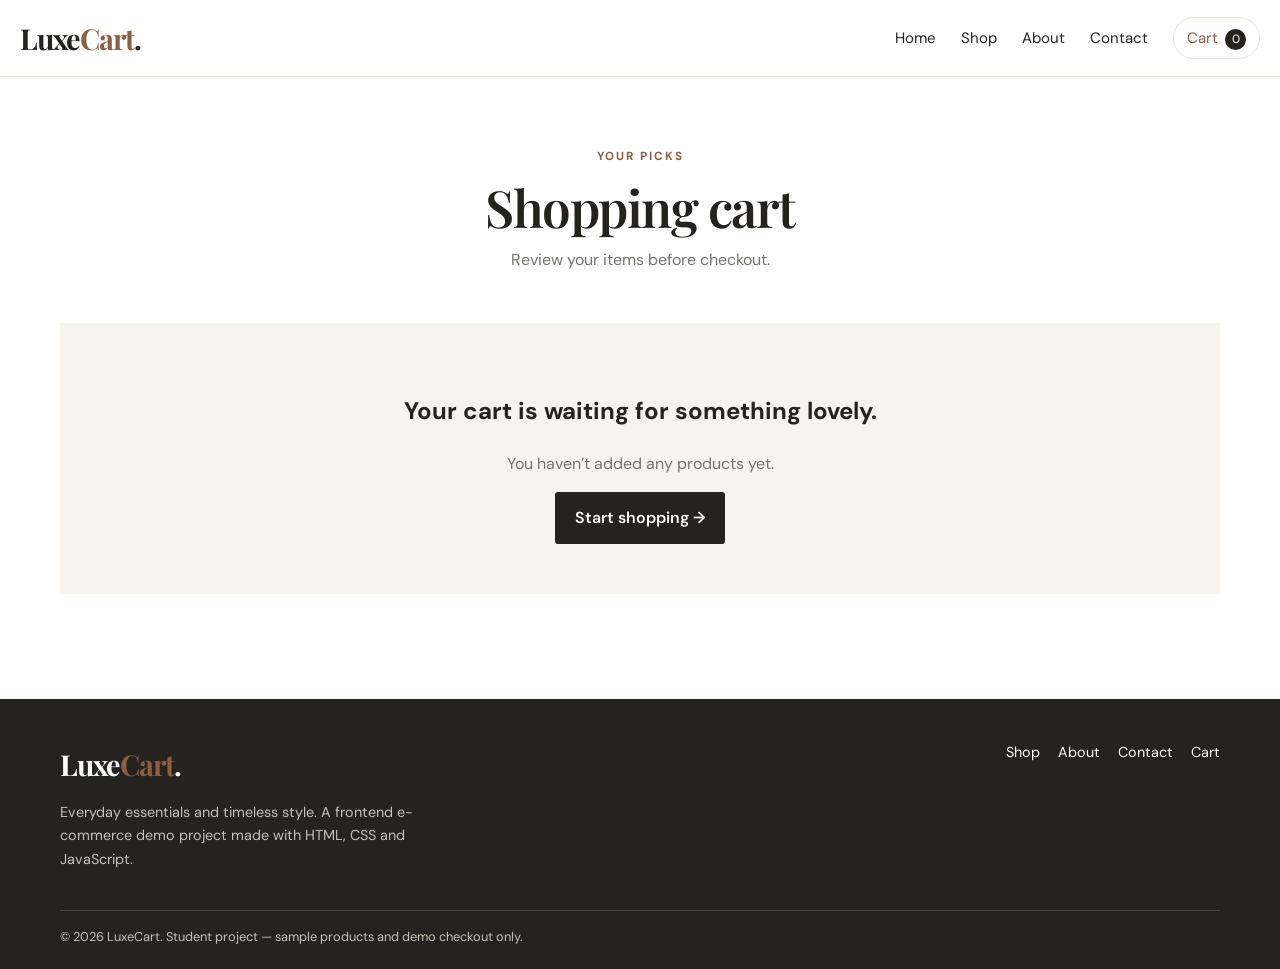
<file: cart.html>
<!DOCTYPE html>
<html lang="en"><head><meta charset="UTF-8"><meta name="viewport" content="width=device-width, initial-scale=1.0"><title>Your Cart | LuxeCart</title><link rel="stylesheet" href="css/style.css"><script src="js/app.js" defer></script></head>
<body data-page="cart"><header id="site-header"></header><main class="wrap page-main"><div class="page-intro"><p class="eyebrow">YOUR PICKS</p><h1>Shopping cart</h1><p>Review your items before checkout.</p></div><div id="cart-content"></div></main><footer id="site-footer"></footer></body></html>
</file>
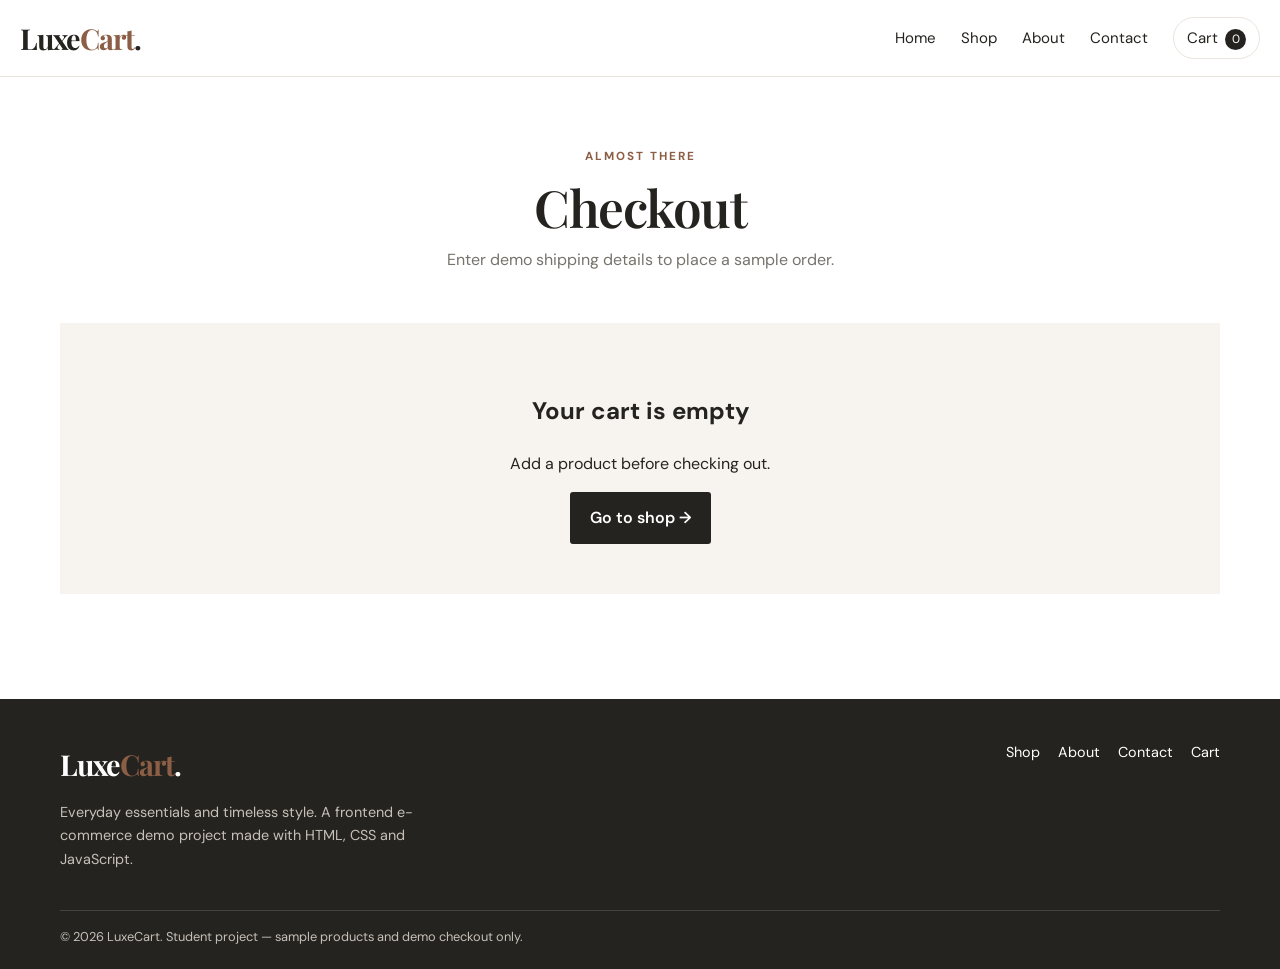
<file: checkout.html>
<!DOCTYPE html>
<html lang="en"><head><meta charset="UTF-8"><meta name="viewport" content="width=device-width, initial-scale=1.0"><title>Checkout | LuxeCart</title><link rel="stylesheet" href="css/style.css"><script src="js/app.js" defer></script></head>
<body data-page="checkout"><header id="site-header"></header><main class="wrap page-main"><div class="page-intro"><p class="eyebrow">ALMOST THERE</p><h1>Checkout</h1><p>Enter demo shipping details to place a sample order.</p></div><div id="checkout-content"></div></main><footer id="site-footer"></footer></body></html>
</file>
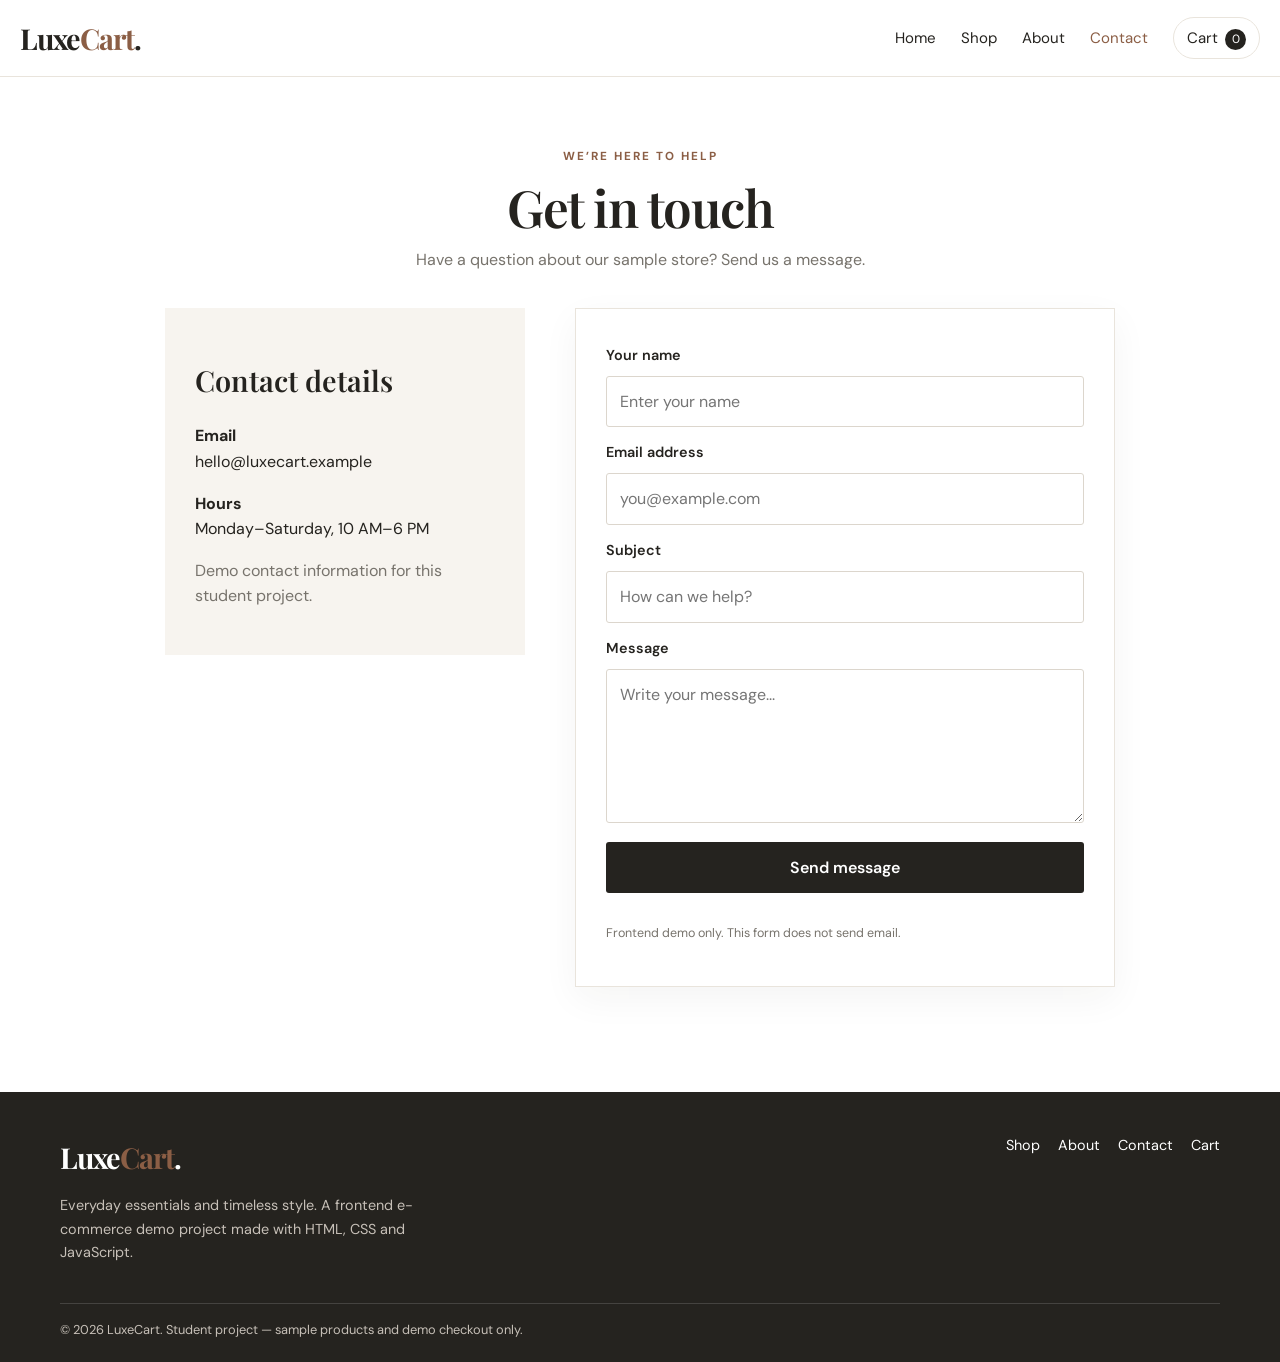
<file: contact.html>
<!DOCTYPE html>
<html lang="en"><head><meta charset="UTF-8"><meta name="viewport" content="width=device-width, initial-scale=1.0"><title>Contact | LuxeCart</title><link rel="stylesheet" href="css/style.css"><script src="js/app.js" defer></script></head>
<body data-page="contact"><header id="site-header"></header><main class="wrap page-main"><div class="page-intro"><p class="eyebrow">WE’RE HERE TO HELP</p><h1>Get in touch</h1><p>Have a question about our sample store? Send us a message.</p></div><div class="contact-layout"><section class="contact-info"><h2>Contact details</h2><p><strong>Email</strong><br>hello@luxecart.example</p><p><strong>Hours</strong><br>Monday–Saturday, 10 AM–6 PM</p><p class="muted">Demo contact information for this student project.</p></section><form id="contact-form" class="form-card"><label for="contact-name">Your name</label><input id="contact-name" name="name" required minlength="2" placeholder="Enter your name"><label for="contact-email">Email address</label><input id="contact-email" name="email" type="email" required placeholder="you@example.com"><label for="contact-subject">Subject</label><input id="contact-subject" name="subject" required placeholder="How can we help?"><label for="contact-message">Message</label><textarea id="contact-message" name="message" required minlength="10" rows="5" placeholder="Write your message..."></textarea><button class="btn" type="submit">Send message</button><p id="contact-feedback" class="form-feedback" role="status"></p><p class="tiny muted">Frontend demo only. This form does not send email.</p></form></div></main><footer id="site-footer"></footer></body></html>
</file>
<file: css/style.css>
@import url('https://fonts.googleapis.com/css2?family=DM+Sans:wght@400;500;600;700&family=Playfair+Display:wght@500;600;700&display=swap');
:root{--ink:#25231f;--muted:#77736c;--cream:#f7f4ef;--sand:#e8dfd2;--accent:#8b5e45;--white:#fff;--line:#e9e4dc;--shadow:0 12px 35px #25231f0c}*{box-sizing:border-box}html{scroll-behavior:smooth}body{margin:0;color:var(--ink);background:#fff;font-family:'DM Sans',sans-serif;line-height:1.6}img{max-width:100%;display:block}a{color:inherit;text-decoration:none}button,input,select,textarea{font:inherit}button,a,select{ -webkit-tap-highlight-color:transparent}button{cursor:pointer}.wrap{width:min(1160px,calc(100% - 40px));margin-inline:auto}.site-header{position:sticky;top:0;z-index:20;background:#ffffffed;backdrop-filter:blur(12px);border-bottom:1px solid var(--line)}.nav-wrap{width:min(1240px,calc(100% - 40px));min-height:76px;margin:auto;display:flex;align-items:center;justify-content:space-between;gap:25px}.logo{font-family:'Playfair Display',serif;font-size:1.8rem;font-weight:700;letter-spacing:-1px}.logo span{color:var(--accent)}.nav-links{display:flex;align-items:center;gap:25px;font-size:.94rem}.nav-links a:hover,.nav-links a.active{color:var(--accent)}.cart-link{border:1px solid var(--line);border-radius:30px;padding:8px 13px}.cart-count{display:inline-grid;place-items:center;min-width:21px;height:21px;border-radius:50%;background:var(--ink);color:white;font-size:.75rem;margin-left:3px}.menu-toggle{display:none;background:none;border:0;font-size:1.5rem}.hero{display:grid;grid-template-columns:1fr 1fr;min-height:540px;background:var(--cream);padding:55px max(30px,calc((100vw - 1160px)/2));gap:50px;align-items:center;overflow:hidden}.hero-copy{max-width:530px}.eyebrow{font-size:.73rem;letter-spacing:2px;font-weight:700;color:var(--accent);margin:0 0 14px}.hero h1,.page-intro h1,.about-layout h1{font:600 clamp(2.5rem,5vw,4.6rem)/1.08 'Playfair Display',serif;letter-spacing:-1.5px;margin:0 0 22px}.hero h1 span{color:var(--accent)}.hero-copy>p:not(.eyebrow){color:var(--muted);max-width:440px;margin-bottom:28px}.btn{display:inline-flex;align-items:center;justify-content:center;gap:15px;background:var(--ink);color:white;border:0;border-radius:3px;padding:13px 20px;font-weight:600;transition:transform .2s,background .2s}.btn:hover{background:var(--accent);transform:translateY(-2px)}.btn-light{background:white;color:var(--ink)}.hero-art{height:410px;position:relative;display:grid;place-items:center}.hero-art img{width:80%;height:100%;object-fit:cover;border-radius:180px 180px 8px 8px;position:relative;z-index:1}.hero-circle{position:absolute;width:85%;aspect-ratio:1;background:#e7d7c6;border-radius:50%;right:0;top:2%}.hero-label{position:absolute;z-index:2;bottom:24px;left:0;background:white;padding:16px 20px;font-size:.75rem;letter-spacing:2px;font-weight:700;box-shadow:var(--shadow)}.section{padding-top:75px;padding-bottom:15px}.section-heading{display:flex;align-items:end;justify-content:space-between;gap:20px;margin-bottom:25px}.section-heading h2,.promo h2{font:600 clamp(2rem,3vw,2.8rem)/1.15 'Playfair Display',serif;margin:0}.text-link{font-weight:600;font-size:.9rem}.text-link:hover{color:var(--accent)}.category-grid{display:grid;grid-template-columns:repeat(4,1fr);gap:17px}.category-tile{height:245px;position:relative;overflow:hidden;background:var(--cream)}.category-tile img{height:100%;width:100%;object-fit:cover;transition:transform .35s}.category-tile:hover img{transform:scale(1.05)}.category-tile span{position:absolute;bottom:14px;left:14px;background:#fff;padding:9px 15px;font-weight:600}.product-grid{display:grid;grid-template-columns:repeat(4,minmax(0,1fr));gap:25px 18px}.product-card{min-width:0}.product-image{position:relative;background:var(--cream);overflow:hidden;aspect-ratio:4/4.7}.product-image img{width:100%;height:100%;object-fit:cover;transition:transform .35s}.product-card:hover .product-image img{transform:scale(1.04)}.product-badge{position:absolute;top:12px;left:12px;background:white;padding:5px 9px;font-size:.7rem}.product-info{padding-top:12px}.product-category{font-size:.75rem;color:var(--muted);margin:0 0 3px}.product-name{font-weight:600;margin:0 0 4px}.product-bottom{display:flex;align-items:center;justify-content:space-between;gap:8px}.price{font-weight:700}.small-add{background:var(--cream);border:1px solid var(--line);padding:8px 10px;border-radius:3px;font-size:.8rem}.small-add:hover{background:var(--ink);color:white}.promo{margin-top:80px;margin-bottom:75px;min-height:300px;padding:55px;background:linear-gradient(90deg,#2b2824ed,#2b28244c),url('https://images.unsplash.com/photo-1483985988355-763728e1935b?auto=format&fit=crop&w=1400&q=85') center 42%/cover;color:white}.promo h2{font-size:2.7rem}.promo p:not(.eyebrow){max-width:450px;color:#f1ebe5;margin:17px 0 24px}.promo .eyebrow{color:#e7c8b4}.page-main{min-height:65vh;padding-top:55px;padding-bottom:80px}.page-intro{text-align:center;padding:15px 0 35px}.page-intro h1{font-size:clamp(2.3rem,4vw,3.6rem);margin-bottom:12px}.page-intro>p:last-child{color:var(--muted);margin:0}.shop-tools{display:grid;grid-template-columns:1fr 210px 210px;gap:12px;margin-bottom:15px}.shop-tools input,.shop-tools select,.form-card input,.form-card textarea{width:100%;padding:12px 13px;border:1px solid #dcd6cd;border-radius:3px;background:white;outline:none}.shop-tools input:focus,.shop-tools select:focus,.form-card input:focus,.form-card textarea:focus{border-color:var(--accent);box-shadow:0 0 0 3px #8b5e4515}.muted{color:var(--muted)}.empty-state{text-align:center;background:var(--cream);padding:50px 20px;margin-top:15px}.hidden{display:none!important}.detail-layout{display:grid;grid-template-columns:1fr 1fr;gap:60px;align-items:center;padding:20px 0}.detail-image{background:var(--cream);aspect-ratio:4/4.7}.detail-image img{width:100%;height:100%;object-fit:cover}.detail-copy h1{font:600 clamp(2.3rem,4vw,3.5rem)/1.1 'Playfair Display',serif;margin:8px 0 15px}.detail-copy .price{font-size:1.35rem}.detail-copy .description{color:var(--muted);margin:20px 0}.quantity-row{display:flex;align-items:center;gap:13px;margin:22px 0}.quantity-input{width:76px;padding:10px;border:1px solid var(--line)}.detail-copy .btn{min-width:190px}.back-link{display:inline-block;margin-bottom:22px;color:var(--muted)}.about-layout{display:grid;grid-template-columns:1.05fr .95fr;gap:65px;align-items:center;padding:25px 0 55px}.about-layout h1{font-size:clamp(2.5rem,4vw,3.8rem)}.about-layout p{color:var(--muted)}.about-layout .lead{font-size:1.15rem;color:var(--ink)}.about-image{width:100%;height:470px;object-fit:cover}.values-grid{display:grid;grid-template-columns:repeat(3,1fr);gap:20px}.values-grid article{padding:25px;background:var(--cream)}.values-grid article>span{color:var(--accent);font-weight:700}.values-grid h3{margin:10px 0 5px}.values-grid p{margin:0;color:var(--muted)}.contact-layout{display:grid;grid-template-columns:.8fr 1.2fr;gap:50px;max-width:950px;margin:auto}.contact-info{background:var(--cream);padding:30px;height:max-content}.contact-info h2{font:600 1.8rem 'Playfair Display',serif}.form-card{padding:30px;border:1px solid var(--line);box-shadow:var(--shadow);display:flex;flex-direction:column;gap:9px}.form-card label{font-weight:600;font-size:.9rem;margin-top:5px}.form-card textarea{resize:vertical}.form-card .btn{margin-top:10px}.form-feedback{color:#287346;font-weight:600;margin:0}.tiny{font-size:.78rem}.cart-layout,.checkout-layout{display:grid;grid-template-columns:1.5fr .8fr;gap:35px;align-items:start}.cart-list{display:flex;flex-direction:column;gap:14px}.cart-item{display:grid;grid-template-columns:100px 1fr auto;gap:18px;align-items:center;border-bottom:1px solid var(--line);padding:0 0 15px}.cart-item img{width:100px;height:115px;object-fit:cover;background:var(--cream)}.cart-item h3{font-size:1rem;margin:0 0 3px}.cart-item p{margin:0 0 8px;color:var(--muted);font-size:.88rem}.quantity-control{display:inline-flex;align-items:center;border:1px solid var(--line)}.quantity-control button{width:32px;height:32px;border:0;background:white}.quantity-control span{min-width:30px;text-align:center}.remove-btn{border:0;background:none;color:#9a4c3c;text-decoration:underline;font-size:.82rem;margin-left:10px}.summary-card{border:1px solid var(--line);padding:25px;background:var(--cream)}.summary-card h2{font:600 1.6rem 'Playfair Display',serif;margin:0 0 18px}.summary-row{display:flex;justify-content:space-between;gap:12px;margin:12px 0;color:var(--muted)}.summary-row.total{border-top:1px solid #d8cfc4;padding-top:15px;color:var(--ink);font-weight:700;font-size:1.08rem}.summary-card .btn{width:100%;margin-top:12px}.summary-card .tiny{line-height:1.5}.checkout-layout{grid-template-columns:1.15fr .85fr}.checkout-form{display:flex;flex-direction:column;gap:12px}.checkout-form h2{font:600 1.7rem 'Playfair Display',serif;margin:0 0 4px}.field-row{display:grid;grid-template-columns:1fr 1fr;gap:12px}.checkout-form label{font-size:.88rem;font-weight:600;display:block;margin-bottom:5px}.checkout-form input,.checkout-form textarea,.checkout-form select{width:100%;padding:12px;border:1px solid #dcd6cd;border-radius:3px;background:white}.order-line{display:flex;justify-content:space-between;gap:15px;font-size:.9rem;margin:12px 0}.confirmation{text-align:center;max-width:650px;margin:35px auto;padding:45px 25px;background:var(--cream)}.confirmation .checkmark{font-size:3rem;color:#287346}.site-footer{background:#25231f;color:white;padding:42px 0 22px;margin-top:25px}.footer-inner{width:min(1160px,calc(100% - 40px));margin:auto;display:flex;justify-content:space-between;gap:25px;align-items:start}.footer-inner p{color:#c7c0b8;max-width:400px;font-size:.9rem}.footer-links{display:flex;gap:18px;flex-wrap:wrap;font-size:.9rem}.footer-bottom{width:min(1160px,calc(100% - 40px));margin:25px auto 0;border-top:1px solid #ffffff25;padding-top:16px;color:#c7c0b8;font-size:.8rem}.toast{position:fixed;right:20px;bottom:20px;z-index:40;background:var(--ink);color:white;padding:14px 20px;box-shadow:var(--shadow);max-width:calc(100% - 40px)}@media(max-width:900px){.nav-links{gap:14px}.hero{gap:25px;min-height:460px}.hero-art{height:340px}.product-grid{grid-template-columns:repeat(3,minmax(0,1fr))}.category-tile{height:200px}.about-layout{gap:30px}.detail-layout{gap:30px}.cart-layout,.checkout-layout{grid-template-columns:1fr 320px}}@media(max-width:680px){.wrap,.nav-wrap,.footer-inner,.footer-bottom{width:min(100% - 28px,1160px)}.nav-wrap{min-height:67px;flex-wrap:wrap;gap:10px}.menu-toggle{display:block}.nav-links{display:none;width:100%;padding:0 0 16px;flex-direction:column;align-items:stretch;gap:0}.nav-links.open{display:flex}.nav-links a{padding:10px 2px;border-top:1px solid var(--line)}.cart-link{border:0;padding:10px 2px}.hero{grid-template-columns:1fr;padding:42px 22px 30px;gap:25px}.hero h1{font-size:3rem}.hero-art{height:300px}.hero-art img{width:76%}.section{padding-top:48px}.section-heading{align-items:start}.section-heading h2{font-size:2rem}.category-grid{grid-template-columns:repeat(2,1fr);gap:12px}.category-tile{height:180px}.product-grid{grid-template-columns:repeat(2,minmax(0,1fr));gap:22px 12px}.product-bottom{align-items:start;flex-direction:column}.small-add{width:100%}.promo{margin-top:50px;margin-bottom:45px;padding:35px 23px;min-height:280px}.promo h2{font-size:2.2rem}.page-main{padding-top:35px;padding-bottom:55px}.shop-tools{grid-template-columns:1fr 1fr}.shop-tools input{grid-column:1/-1}.detail-layout,.about-layout,.contact-layout,.cart-layout,.checkout-layout{grid-template-columns:1fr;gap:25px}.detail-image{max-height:470px}.about-image{height:320px;grid-row:1}.values-grid{grid-template-columns:1fr}.contact-layout{gap:18px}.form-card{padding:22px}.cart-item{grid-template-columns:75px 1fr;gap:12px}.cart-item img{width:75px;height:95px}.cart-item .line-total{grid-column:2}.cart-layout .summary-card,.checkout-layout .summary-card{order:-1}.field-row{grid-template-columns:1fr}.footer-inner{flex-direction:column}.footer-links{gap:14px}.page-intro h1{font-size:2.6rem}}@media(prefers-reduced-motion:reduce){*,*::before,*::after{scroll-behavior:auto!important;transition:none!important}}
</file>
